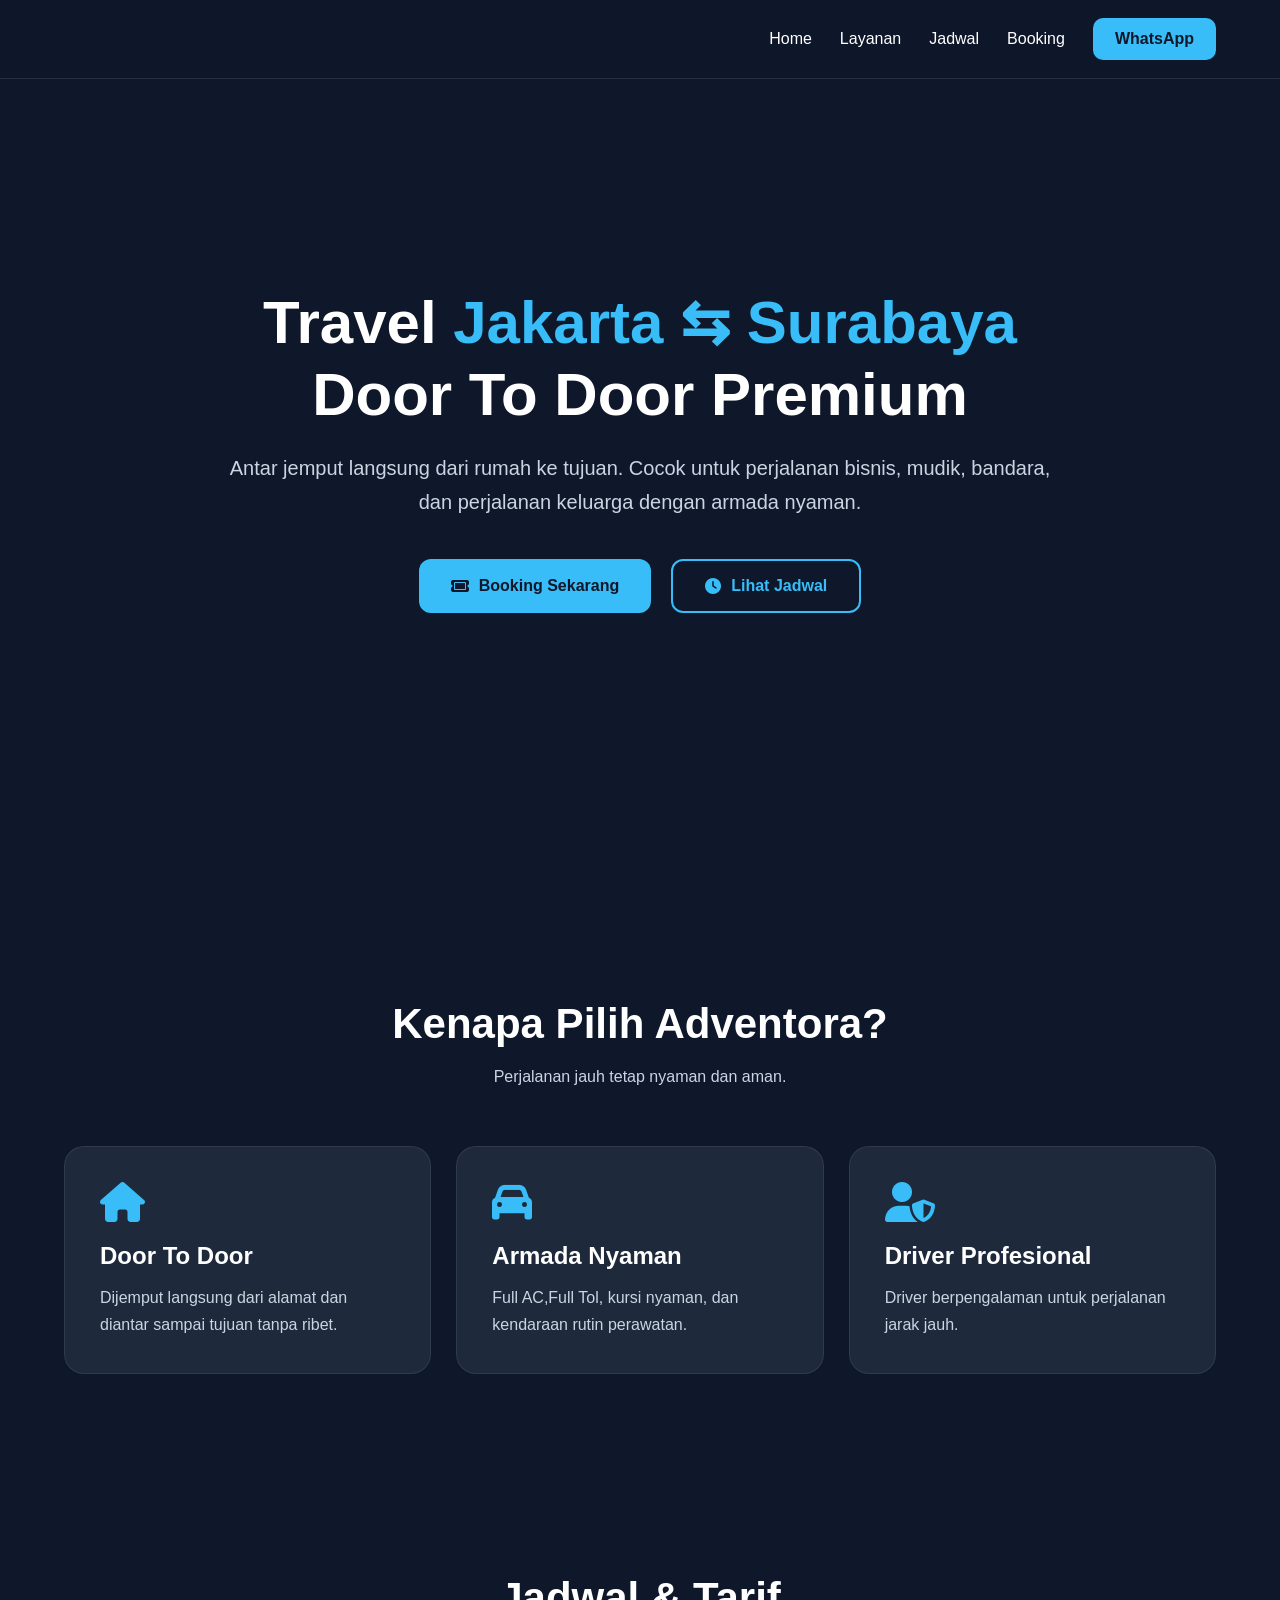
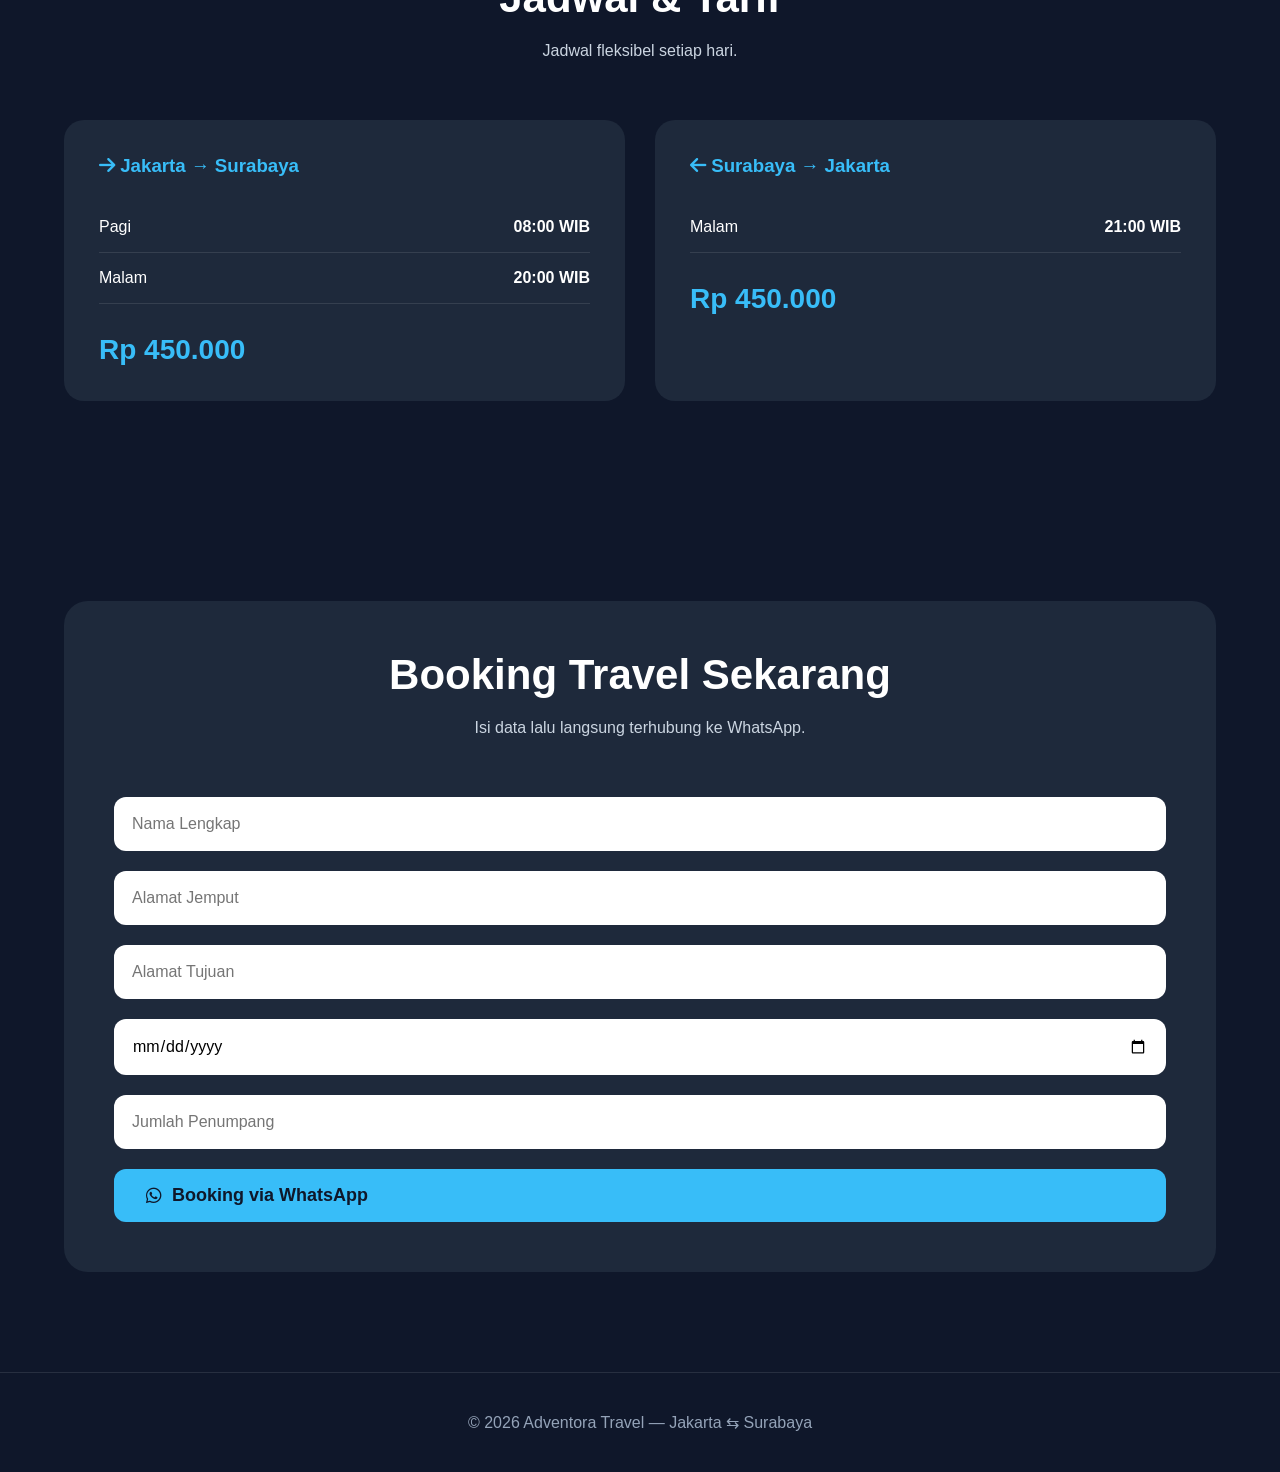
<file: Jakarta-Surabaya.html>
<!doctype html>
<html lang="id">
<head>
  <meta charset="utf-8">
  <meta name="viewport" content="width=device-width, initial-scale=1">

  <title>Travel Jakarta ⇆ Surabaya | Antar Jemput Door to Door</title>

  <meta name="description" content="Travel Jakarta Surabaya door to door dengan armada nyaman dan driver profesional. Berangkat setiap hari, booking cepat via WhatsApp.">
  <meta name="keywords" content="travel jakarta surabaya, travel surabaya jakarta, travel door to door jakarta surabaya">
  <meta name="robots" content="index, follow">

  <link rel="icon" type="image/png" href="image/logo.png">

  <!-- FONT AWESOME -->
  <link rel="stylesheet"
  href="https://cdnjs.cloudflare.com/ajax/libs/font-awesome/6.5.1/css/all.min.css"/>

  <style>

    *{
      margin:0;
      padding:0;
      box-sizing:border-box;
      scroll-behavior:smooth;
      font-family:Arial, sans-serif;
    }

    body{
      background:#0f172a;
      color:white;
      overflow-x:hidden;
    }

    a{
      text-decoration:none;
      color:inherit;
    }

    .container{
      width:90%;
      max-width:1200px;
      margin:auto;
    }

    /* NAVBAR */

    .navbar{
      position:fixed;
      top:0;
      width:100%;
      z-index:999;
      background:rgba(15,23,42,0.9);
      backdrop-filter:blur(10px);
      border-bottom:1px solid rgba(255,255,255,0.1);
    }

    .nav-inner{
      display:flex;
      justify-content:space-between;
      align-items:center;
      padding:18px 0;
    }

    .brand{
      font-size:28px;
      font-weight:bold;
      color:#38bdf8;
    }

    .nav-links{
      display:flex;
      gap:28px;
      align-items:center;
    }

    .nav-links a{
      transition:.3s;
    }

    .nav-links a:hover{
      color:#38bdf8;
    }

    .cta-nav{
      background:#38bdf8;
      padding:12px 22px;
      border-radius:10px;
      color:#0f172a;
      font-weight:bold;
    }

    .nav-toggle{
      display:none;
      background:none;
      border:none;
      color:white;
      font-size:28px;
      cursor:pointer;
    }

    /* HERO */

    .hero{
      min-height:100vh;
      display:flex;
      align-items:center;
      text-align:center;
      background:
      linear-gradient(rgba(15,23,42,.85), rgba(15,23,42,.9)),
      url('https://images.unsplash.com/photo-1514565131-fce0801e5785?q=80&w=1600&auto=format&fit=crop') center/cover;
    }

    .hero-content{
      width:100%;
    }

    .hero h1{
      font-size:60px;
      margin-bottom:20px;
      line-height:1.2;
    }

    .hero h1 span{
      color:#38bdf8;
    }

    .hero p{
      font-size:20px;
      max-width:850px;
      margin:auto;
      color:#cbd5e1;
      line-height:1.7;
    }

    .hero-buttons{
      margin-top:40px;
      display:flex;
      justify-content:center;
      gap:20px;
      flex-wrap:wrap;
    }

    .btn{
      padding:16px 32px;
      border-radius:12px;
      font-weight:bold;
      transition:.3s;
      display:inline-flex;
      align-items:center;
      gap:10px;
    }

    .btn-primary{
      background:#38bdf8;
      color:#0f172a;
    }

    .btn-primary:hover{
      transform:translateY(-4px);
    }

    .btn-outline{
      border:2px solid #38bdf8;
      color:#38bdf8;
    }

    .btn-outline:hover{
      background:#38bdf8;
      color:#0f172a;
    }

    /* SECTION */

    section{
      padding:100px 0;
    }

    .section-title{
      text-align:center;
      font-size:42px;
      margin-bottom:20px;
    }

    .section-sub{
      text-align:center;
      color:#cbd5e1;
      margin-bottom:60px;
    }

    /* CARDS */

    .grid{
      display:grid;
      grid-template-columns:repeat(auto-fit,minmax(260px,1fr));
      gap:25px;
    }

    .card{
      background:#1e293b;
      padding:35px;
      border-radius:20px;
      border:1px solid rgba(255,255,255,0.08);
      transition:.3s;
    }

    .card:hover{
      transform:translateY(-6px);
    }

    .card i{
      font-size:40px;
      color:#38bdf8;
      margin-bottom:20px;
    }

    .card h3{
      margin-bottom:14px;
      font-size:24px;
    }

    .card p{
      color:#cbd5e1;
      line-height:1.7;
    }

    /* JADWAL */

    .schedule{
      display:grid;
      grid-template-columns:repeat(auto-fit,minmax(320px,1fr));
      gap:30px;
    }

    .schedule-box{
      background:#1e293b;
      padding:35px;
      border-radius:20px;
    }

    .schedule-box h3{
      margin-bottom:25px;
      color:#38bdf8;
    }

    .schedule-item{
      display:flex;
      justify-content:space-between;
      padding:16px 0;
      border-bottom:1px solid rgba(255,255,255,0.1);
    }

    .price{
      margin-top:30px;
      font-size:28px;
      color:#38bdf8;
      font-weight:bold;
    }

    /* FORM */

    .booking{
      background:#1e293b;
      border-radius:24px;
      padding:50px;
    }

    form{
      display:grid;
      gap:20px;
    }

    input{
      padding:18px;
      border:none;
      border-radius:12px;
      font-size:16px;
      outline:none;
    }

    button{
      border:none;
      cursor:pointer;
      font-size:18px;
    }

    /* FOOTER */

    footer{
      padding:40px 0;
      text-align:center;
      border-top:1px solid rgba(255,255,255,0.1);
      color:#94a3b8;
    }

    /* MOBILE */

    @media(max-width:992px){

      .nav-toggle{
        display:block;
      }

      .nav-links{
        position:absolute;
        top:100%;
        left:0;
        width:100%;
        background:#0f172a;
        flex-direction:column;
        padding:30px;
        display:none;
      }

      .nav-links.active{
        display:flex;
      }

      .hero h1{
        font-size:42px;
      }

      .hero p{
        font-size:18px;
      }

    }

  </style>
</head>

<body>

<header class="navbar">
  <div class="container nav-inner">

    <a href="#" class="brand"></a>

    <nav class="nav-links" id="navLinks">
      <a href="#home" class="nav-item">Home</a>
      <a href="#layanan" class="nav-item">Layanan</a>
      <a href="#jadwal" class="nav-item">Jadwal</a>
      <a href="#booking" class="nav-item">Booking</a>
      <a href="https://wa.me/6281217241263" class="cta-nav">WhatsApp</a>
    </nav>

    <button class="nav-toggle" id="navToggle">
      <i class="fas fa-bars"></i>
    </button>

  </div>
</header>

<!-- HERO -->

<section class="hero" id="home">
  <div class="container hero-content">

    <h1>
      Travel <span>Jakarta ⇆ Surabaya</span><br>
      Door To Door Premium
    </h1>

    <p>
      Antar jemput langsung dari rumah ke tujuan.
      Cocok untuk perjalanan bisnis, mudik, bandara,
      dan perjalanan keluarga dengan armada nyaman.
    </p>

    <div class="hero-buttons">
      <a href="#booking" class="btn btn-primary">
        <i class="fas fa-ticket"></i>
        Booking Sekarang
      </a>

      <a href="#jadwal" class="btn btn-outline">
        <i class="fas fa-clock"></i>
        Lihat Jadwal
      </a>
    </div>

  </div>
</section>

<!-- LAYANAN -->

<section id="layanan">
  <div class="container">

    <h2 class="section-title">
      Kenapa Pilih Adventora?
    </h2>

    <p class="section-sub">
      Perjalanan jauh tetap nyaman dan aman.
    </p>

    <div class="grid">

      <div class="card">
        <i class="fas fa-house"></i>
        <h3>Door To Door</h3>
        <p>
          Dijemput langsung dari alamat dan diantar sampai tujuan tanpa ribet.
        </p>
      </div>

      <div class="card">
        <i class="fas fa-car"></i>
        <h3>Armada Nyaman</h3>
        <p>
          Full AC,Full Tol, kursi nyaman, dan kendaraan rutin perawatan.
        </p>
      </div>

      <div class="card">
        <i class="fas fa-user-shield"></i>
        <h3>Driver Profesional</h3>
        <p>
          Driver berpengalaman untuk perjalanan jarak jauh.
        </p>
      </div>

    </div>

  </div>
</section>

<!-- JADWAL -->

<section id="jadwal">

  <div class="container">

    <h2 class="section-title">
      Jadwal & Tarif
    </h2>

    <p class="section-sub">
      Jadwal fleksibel setiap hari.
    </p>

    <div class="schedule">

      <div class="schedule-box">

        <h3>
          <i class="fas fa-arrow-right"></i>
          Jakarta → Surabaya
        </h3>

        <div class="schedule-item">
          <span>Pagi</span>
          <strong>08:00 WIB</strong>
        </div>

        <div class="schedule-item">
          <span>Malam</span>
          <strong>20:00 WIB</strong>
        </div>

        <div class="price">
          Rp 450.000
        </div>

      </div>

      <div class="schedule-box">

        <h3>
          <i class="fas fa-arrow-left"></i>
          Surabaya → Jakarta
        </h3>
        <div class="schedule-item">
          <span>Malam</span>
          <strong>21:00 WIB</strong>
        </div>

        <div class="price">
          Rp 450.000
        </div>

      </div>

    </div>

  </div>

</section>

<!-- BOOKING -->

<section id="booking">

  <div class="container">

    <div class="booking">

      <h2 class="section-title">
        Booking Travel Sekarang
      </h2>

      <p class="section-sub">
        Isi data lalu langsung terhubung ke WhatsApp.
      </p>

      <form id="bookingForm">

        <input type="text" id="nama" placeholder="Nama Lengkap" required>

        <input type="text" id="jemput" placeholder="Alamat Jemput" required>

        <input type="text" id="tujuan" placeholder="Alamat Tujuan" required>

        <input type="date" id="tanggal" required>

        <input type="number" id="penumpang" placeholder="Jumlah Penumpang" min="1" required>

        <button class="btn btn-primary" type="submit">
          <i class="fab fa-whatsapp"></i>
          Booking via WhatsApp
        </button>

      </form>

    </div>

  </div>

</section>

<footer>
  <div class="container">
    © 2026 Adventora Travel — Jakarta ⇆ Surabaya
  </div>
</footer>

<script>

  // MOBILE MENU

  const navToggle = document.getElementById('navToggle');
  const navLinks = document.getElementById('navLinks');

  navToggle.addEventListener('click', () => {

    navLinks.classList.toggle('active');

    const icon = navToggle.querySelector('i');

    icon.classList.toggle('fa-bars');
    icon.classList.toggle('fa-times');

  });

  // AUTO CLOSE MENU

  document.querySelectorAll('.nav-item').forEach(link => {

    link.addEventListener('click', () => {

      navLinks.classList.remove('active');

      const icon = navToggle.querySelector('i');

      icon.classList.add('fa-bars');
      icon.classList.remove('fa-times');

    });

  });

  // CLOSE CLICK OUTSIDE

  document.addEventListener('click', (e) => {

    const isMenu = navLinks.contains(e.target);
    const isButton = navToggle.contains(e.target);

    if (!isMenu && !isButton) {

      navLinks.classList.remove('active');

      const icon = navToggle.querySelector('i');

      icon.classList.add('fa-bars');
      icon.classList.remove('fa-times');

    }

  });

  // FORM WA

  const form = document.getElementById('bookingForm');

  form.addEventListener('submit', (e) => {

    e.preventDefault();

    const nama = document.getElementById('nama').value;
    const jemput = document.getElementById('jemput').value;
    const tujuan = document.getElementById('tujuan').value;
    const tanggal = document.getElementById('tanggal').value;
    const penumpang = document.getElementById('penumpang').value;

    let pesan = `Halo Adventora, saya ingin booking travel rute Jakarta.%0A%0A`;

    pesan += `Nama: ${nama}%0A`;
    pesan += `Alamat Jemput: ${jemput}%0A`;
    pesan += `Alamat Tujuan: ${tujuan}%0A`;
    pesan += `Tanggal: ${tanggal}%0A`;
    pesan += `Penumpang: ${penumpang} orang`;

    window.open(`https://wa.me/6281217241263?text=${pesan}`);

  });

</script>

</body>
</html>
</file>
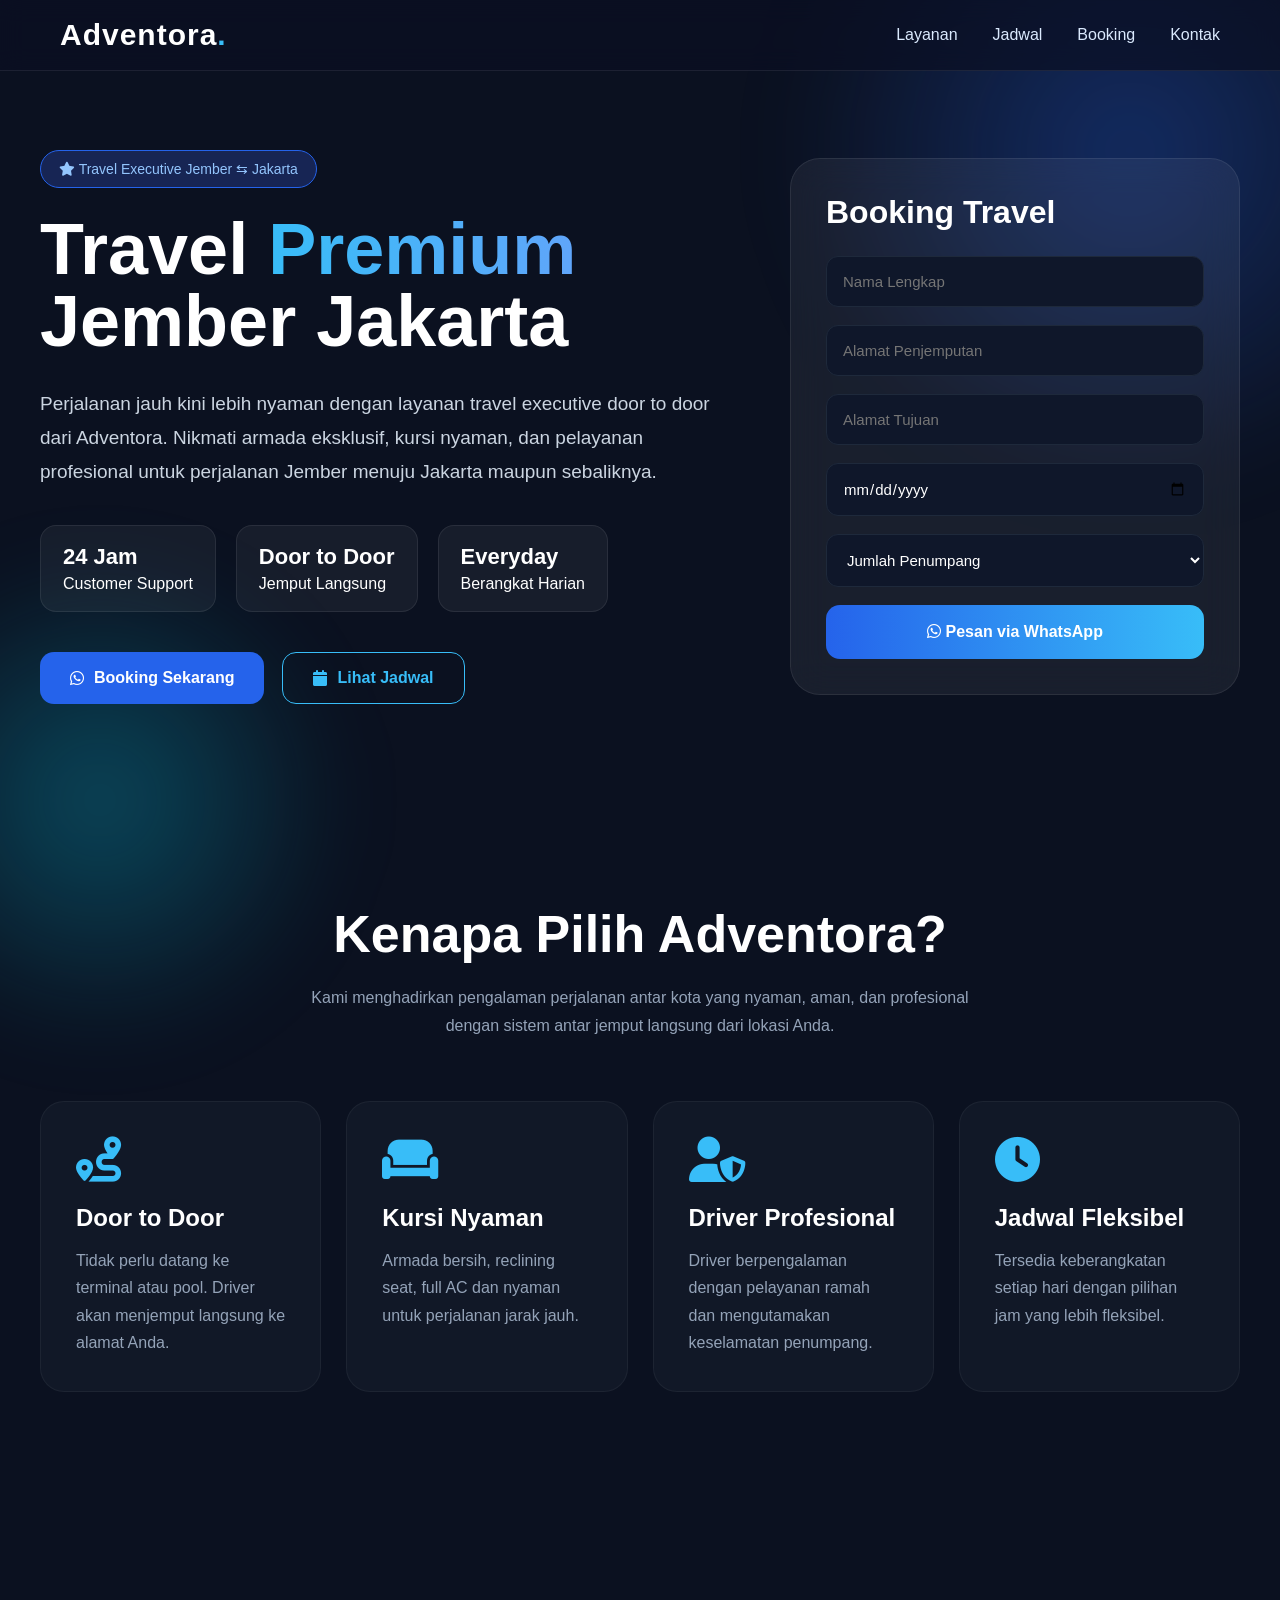
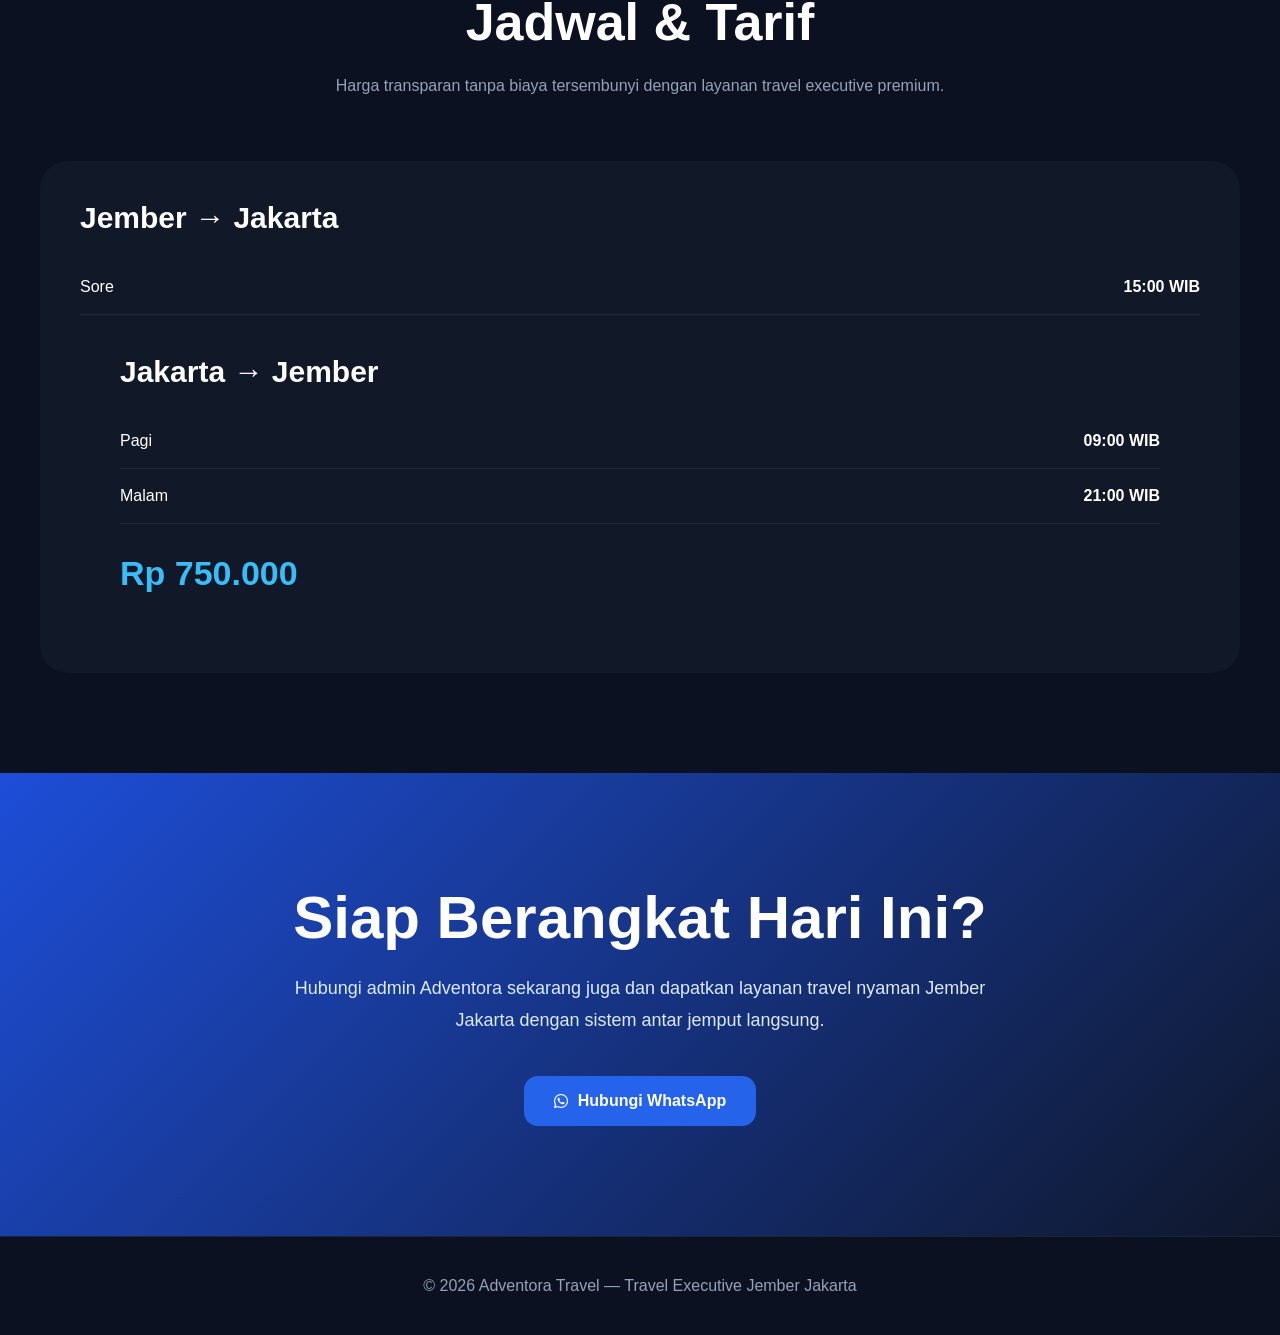
<file: jember-jakarta.html>
<!DOCTYPE html>
<html lang="id">
<head>
<meta charset="UTF-8">
<meta name="viewport" content="width=device-width, initial-scale=1.0">

<title>Travel Jember Jakarta Executive | Adventora</title>

<meta name="description" content="Travel executive Jember Jakarta dengan sistem antar jemput alamat, kursi nyaman, armada premium dan pelayanan profesional.">

<link rel="stylesheet" href="https://cdnjs.cloudflare.com/ajax/libs/font-awesome/6.5.2/css/all.min.css">

<style>

*{
margin:0;
padding:0;
box-sizing:border-box;
font-family:'Segoe UI',sans-serif;
scroll-behavior:smooth;
}

body{
background:#0b1120;
color:white;
overflow-x:hidden;
}

/* BACKGROUND EFFECT */

.bg-glow{
position:fixed;
width:700px;
height:700px;
background:radial-gradient(circle,#2563eb55 0%,transparent 70%);
top:-200px;
right:-200px;
z-index:-1;
filter:blur(40px);
}

.bg-glow2{
position:fixed;
width:500px;
height:500px;
background:radial-gradient(circle,#06b6d455 0%,transparent 70%);
bottom:-150px;
left:-150px;
z-index:-1;
filter:blur(40px);
}

/* NAVBAR */

header{
position:fixed;
top:0;
left:0;
width:100%;
z-index:999;
background:rgba(10,15,35,0.7);
backdrop-filter:blur(12px);
border-bottom:1px solid rgba(255,255,255,0.08);
}

.navbar{
max-width:1200px;
margin:auto;
padding:18px 20px;
display:flex;
justify-content:space-between;
align-items:center;
}

.logo{
font-size:30px;
font-weight:800;
text-decoration:none;
color:white;
letter-spacing:1px;
}

.logo span{
color:#38bdf8;
}

.nav-links{
display:flex;
gap:35px;
}

.nav-links a{
color:#dbeafe;
text-decoration:none;
font-weight:500;
position:relative;
}

.nav-links a::after{
content:'';
position:absolute;
bottom:-6px;
left:0;
width:0;
height:2px;
background:#38bdf8;
transition:0.3s;
}

.nav-links a:hover::after{
width:100%;
}

.nav-toggle{
display:none;
font-size:28px;
cursor:pointer;
}

/* HERO */

.hero{
padding:150px 20px 100px;
}

.hero-wrap{
max-width:1200px;
margin:auto;
display:grid;
grid-template-columns:1fr 450px;
gap:60px;
align-items:center;
}

.badge{
display:inline-block;
padding:10px 18px;
background:#172554;
border:1px solid #2563eb;
border-radius:999px;
font-size:14px;
margin-bottom:25px;
color:#93c5fd;
}

.hero h1{
font-size:72px;
line-height:1;
margin-bottom:30px;
font-weight:900;
}

.hero h1 span{
background:linear-gradient(to right,#38bdf8,#60a5fa);
-webkit-background-clip:text;
-webkit-text-fill-color:transparent;
}

.hero p{
font-size:19px;
color:#cbd5e1;
max-width:700px;
margin-bottom:35px;
line-height:1.8;
}

.hero-stats{
display:flex;
gap:20px;
flex-wrap:wrap;
margin-bottom:40px;
}

.stat{
padding:18px 22px;
background:rgba(255,255,255,0.05);
border:1px solid rgba(255,255,255,0.08);
border-radius:16px;
}

.stat strong{
display:block;
font-size:22px;
margin-bottom:5px;
}

.hero-buttons{
display:flex;
gap:18px;
flex-wrap:wrap;
}

.btn{
padding:16px 30px;
border-radius:14px;
font-weight:700;
text-decoration:none;
transition:0.3s;
display:inline-flex;
align-items:center;
gap:10px;
}

.btn-primary{
background:#2563eb;
color:white;
}

.btn-primary:hover{
transform:translateY(-4px);
box-shadow:0 10px 30px rgba(37,99,235,0.4);
}

.btn-outline{
border:1px solid #38bdf8;
color:#38bdf8;
}

.btn-outline:hover{
background:#38bdf8;
color:#0f172a;
}

/* BOOKING CARD */

.booking-box{
background:rgba(255,255,255,0.06);
backdrop-filter:blur(18px);
padding:35px;
border-radius:30px;
border:1px solid rgba(255,255,255,0.08);
}

.booking-box h2{
font-size:32px;
margin-bottom:25px;
}

.input-group{
margin-bottom:18px;
}

.input-group input,
.input-group select{
width:100%;
padding:16px;
background:#0f172a;
border:1px solid #1e293b;
border-radius:12px;
color:white;
font-size:15px;
outline:none;
}

.input-group input:focus,
.input-group select:focus{
border-color:#38bdf8;
}

.submit-btn{
width:100%;
padding:18px;
background:linear-gradient(to right,#2563eb,#38bdf8);
border:none;
border-radius:14px;
color:white;
font-size:16px;
font-weight:700;
cursor:pointer;
transition:0.3s;
}

.submit-btn:hover{
transform:translateY(-3px);
}

/* SECTION */

.section{
padding:100px 20px;
}

.container{
max-width:1200px;
margin:auto;
}

.section-title{
font-size:52px;
text-align:center;
margin-bottom:20px;
}

.section-desc{
text-align:center;
max-width:700px;
margin:auto;
color:#94a3b8;
margin-bottom:60px;
line-height:1.8;
}

/* CARDS */

.feature-grid{
display:grid;
grid-template-columns:repeat(auto-fit,minmax(260px,1fr));
gap:25px;
}

.feature-card{
background:#111827;
padding:35px;
border-radius:24px;
border:1px solid rgba(255,255,255,0.05);
transition:0.3s;
}

.feature-card:hover{
transform:translateY(-8px);
border-color:#2563eb;
}

.feature-card i{
font-size:45px;
margin-bottom:22px;
color:#38bdf8;
}

.feature-card h3{
margin-bottom:15px;
font-size:24px;
}

.feature-card p{
color:#94a3b8;
line-height:1.7;
}

/* SCHEDULE */

.schedule-wrap{
display:grid;
grid-template-columns:repeat(auto-fit,minmax(340px,1fr));
gap:30px;
}

.schedule-card{
background:#111827;
padding:40px;
border-radius:28px;
}

.schedule-card h3{
font-size:30px;
margin-bottom:25px;
}

.schedule-item{
display:flex;
justify-content:space-between;
padding:18px 0;
border-bottom:1px solid rgba(255,255,255,0.08);
}

.price{
margin-top:30px;
font-size:34px;
font-weight:800;
color:#38bdf8;
}

/* CTA */

.cta{
padding:110px 20px;
text-align:center;
background:linear-gradient(135deg,#1d4ed8,#0f172a);
}

.cta h2{
font-size:60px;
margin-bottom:20px;
}

.cta p{
max-width:700px;
margin:auto;
color:#dbeafe;
line-height:1.8;
margin-bottom:40px;
font-size:18px;
}

/* FOOTER */

footer{
padding:40px 20px;
text-align:center;
color:#94a3b8;
border-top:1px solid rgba(255,255,255,0.08);
}

/* MOBILE */

@media(max-width:992px){

.hero-wrap{
grid-template-columns:1fr;
}

.hero h1{
font-size:48px;
}

.nav-toggle{
display:block;
}

.nav-links{
position:absolute;
top:100%;
left:0;
width:100%;
background:#0f172a;
flex-direction:column;
padding:25px;
display:none;
}

.nav-links.active{
display:flex;
}

}

</style>
</head>

<body>

<div class="bg-glow"></div>
<div class="bg-glow2"></div>

<header>

<div class="navbar">

<a href="#" class="logo">
Adventora<span>.</span>
</a>

<div class="nav-links" id="navLinks">
<a href="#layanan">Layanan</a>
<a href="#jadwal">Jadwal</a>
<a href="#booking">Booking</a>
<a href="#kontak">Kontak</a>
</div>

<div class="nav-toggle" id="navToggle">
<i class="fas fa-bars"></i>
</div>

</div>

</header>

<section class="hero">

<div class="hero-wrap">

<div>

<div class="badge">
<i class="fas fa-star"></i>
Travel Executive Jember ⇆ Jakarta
</div>

<h1>
Travel <span>Premium</span><br>
Jember Jakarta
</h1>

<p>
Perjalanan jauh kini lebih nyaman dengan layanan travel executive door to door dari Adventora. Nikmati armada eksklusif, kursi nyaman, dan pelayanan profesional untuk perjalanan Jember menuju Jakarta maupun sebaliknya.
</p>

<div class="hero-stats">

<div class="stat">
<strong>24 Jam</strong>
Customer Support
</div>

<div class="stat">
<strong>Door to Door</strong>
Jemput Langsung
</div>

<div class="stat">
<strong>Everyday</strong>
Berangkat Harian
</div>

</div>

<div class="hero-buttons">

<a href="#booking" class="btn btn-primary">
<i class="fab fa-whatsapp"></i>
Booking Sekarang
</a>

<a href="#jadwal" class="btn btn-outline">
<i class="fas fa-calendar"></i>
Lihat Jadwal
</a>

</div>

</div>

<div class="booking-box" id="booking">

<h2>Booking Travel</h2>

<form id="bookingForm">

<div class="input-group">
<input type="text" id="nama" placeholder="Nama Lengkap" required>
</div>

<div class="input-group">
<input type="text" id="alamat" placeholder="Alamat Penjemputan" required>
</div>

<div class="input-group">
<input type="text" id="tujuan" placeholder="Alamat Tujuan" required>
</div>

<div class="input-group">
<input type="date" id="tanggal" required>
</div>

<div class="input-group">
<select id="seat" required>
<option value="">Jumlah Penumpang</option>
<option>1 Orang</option>
<option>2 Orang</option>
<option>3 Orang</option>
<option>4 Orang</option>
</select>
</div>

<button type="submit" class="submit-btn">
<i class="fab fa-whatsapp"></i>
Pesan via WhatsApp
</button>

</form>

</div>

</div>

</section>

<section class="section" id="layanan">

<div class="container">

<h2 class="section-title">
Kenapa Pilih Adventora?
</h2>

<p class="section-desc">
Kami menghadirkan pengalaman perjalanan antar kota yang nyaman, aman, dan profesional dengan sistem antar jemput langsung dari lokasi Anda.
</p>

<div class="feature-grid">

<div class="feature-card">
<i class="fas fa-route"></i>
<h3>Door to Door</h3>
<p>
Tidak perlu datang ke terminal atau pool. Driver akan menjemput langsung ke alamat Anda.
</p>
</div>

<div class="feature-card">
<i class="fas fa-couch"></i>
<h3>Kursi Nyaman</h3>
<p>
Armada bersih, reclining seat, full AC dan nyaman untuk perjalanan jarak jauh.
</p>
</div>

<div class="feature-card">
<i class="fas fa-user-shield"></i>
<h3>Driver Profesional</h3>
<p>
Driver berpengalaman dengan pelayanan ramah dan mengutamakan keselamatan penumpang.
</p>
</div>

<div class="feature-card">
<i class="fas fa-clock"></i>
<h3>Jadwal Fleksibel</h3>
<p>
Tersedia keberangkatan setiap hari dengan pilihan jam yang lebih fleksibel.
</p>
</div>

</div>

</div>

</section>

<section class="section" id="jadwal">

<div class="container">

<h2 class="section-title">
Jadwal & Tarif
</h2>

<p class="section-desc">
Harga transparan tanpa biaya tersembunyi dengan layanan travel executive premium.
</p>

<div class="schedule-wrap">

<div class="schedule-card">

<h3>Jember → Jakarta</h3>

<div class="schedule-item">
<span>Sore</span>
<strong>15:00 WIB</strong>
</div>


<div class="schedule-card">

<h3>Jakarta → Jember</h3>

<div class="schedule-item">
<span>Pagi</span>
<strong>09:00 WIB</strong>
</div>

<div class="schedule-item">
<span>Malam</span>
<strong>21:00 WIB</strong>
</div>

<div class="price">
Rp 750.000
</div>

</div>

</div>

</div>

</section>

<section class="cta" id="kontak">

<h2>
Siap Berangkat Hari Ini?
</h2>

<p>
Hubungi admin Adventora sekarang juga dan dapatkan layanan travel nyaman Jember Jakarta dengan sistem antar jemput langsung.
</p>

<a href="https://wa.me/6281217241263" target="_blank" class="btn btn-primary">
<i class="fab fa-whatsapp"></i>
Hubungi WhatsApp
</a>

</section>

<footer>
© 2026 Adventora Travel — Travel Executive Jember Jakarta
</footer>

<script>

const navToggle = document.getElementById('navToggle');
const navLinks = document.getElementById('navLinks');

navToggle.addEventListener('click',()=>{

navLinks.classList.toggle('active');

const icon = navToggle.querySelector('i');

if(navLinks.classList.contains('active')){
icon.classList.replace('fa-bars','fa-times');
}else{
icon.classList.replace('fa-times','fa-bars');
}

});

document.addEventListener('click',(e)=>{

const isMenu = navLinks.contains(e.target);
const isButton = navToggle.contains(e.target);

if(!isMenu && !isButton){

navLinks.classList.remove('active');

const icon = navToggle.querySelector('i');

icon.classList.add('fa-bars');
icon.classList.remove('fa-times');

}

});

document.querySelectorAll('.nav-links a').forEach(link=>{

link.addEventListener('click',()=>{

navLinks.classList.remove('active');

const icon = navToggle.querySelector('i');

icon.classList.add('fa-bars');
icon.classList.remove('fa-times');

});

});

document.getElementById('bookingForm').addEventListener('submit',function(e){

e.preventDefault();

const nama = document.getElementById('nama').value;
const alamat = document.getElementById('alamat').value;
const tujuan = document.getElementById('tujuan').value;
const tanggal = document.getElementById('tanggal').value;
const seat = document.getElementById('seat').value;

let pesan = `Halo Adventora Travel,%0A%0ASaya ingin booking travel Jember ⇆ Jakarta.%0A%0A`;
pesan += `Nama: ${nama}%0A`;
pesan += `Alamat Jemput: ${alamat}%0A`;
pesan += `Alamat Tujuan: ${tujuan}%0A`;
pesan += `Tanggal: ${tanggal}%0A`;
pesan += `Jumlah Penumpang: ${seat}%0A`;

window.open(`https://wa.me/6281217241263?text=${pesan}`,'_blank');

});

</script>

</body>
</html>
</file>
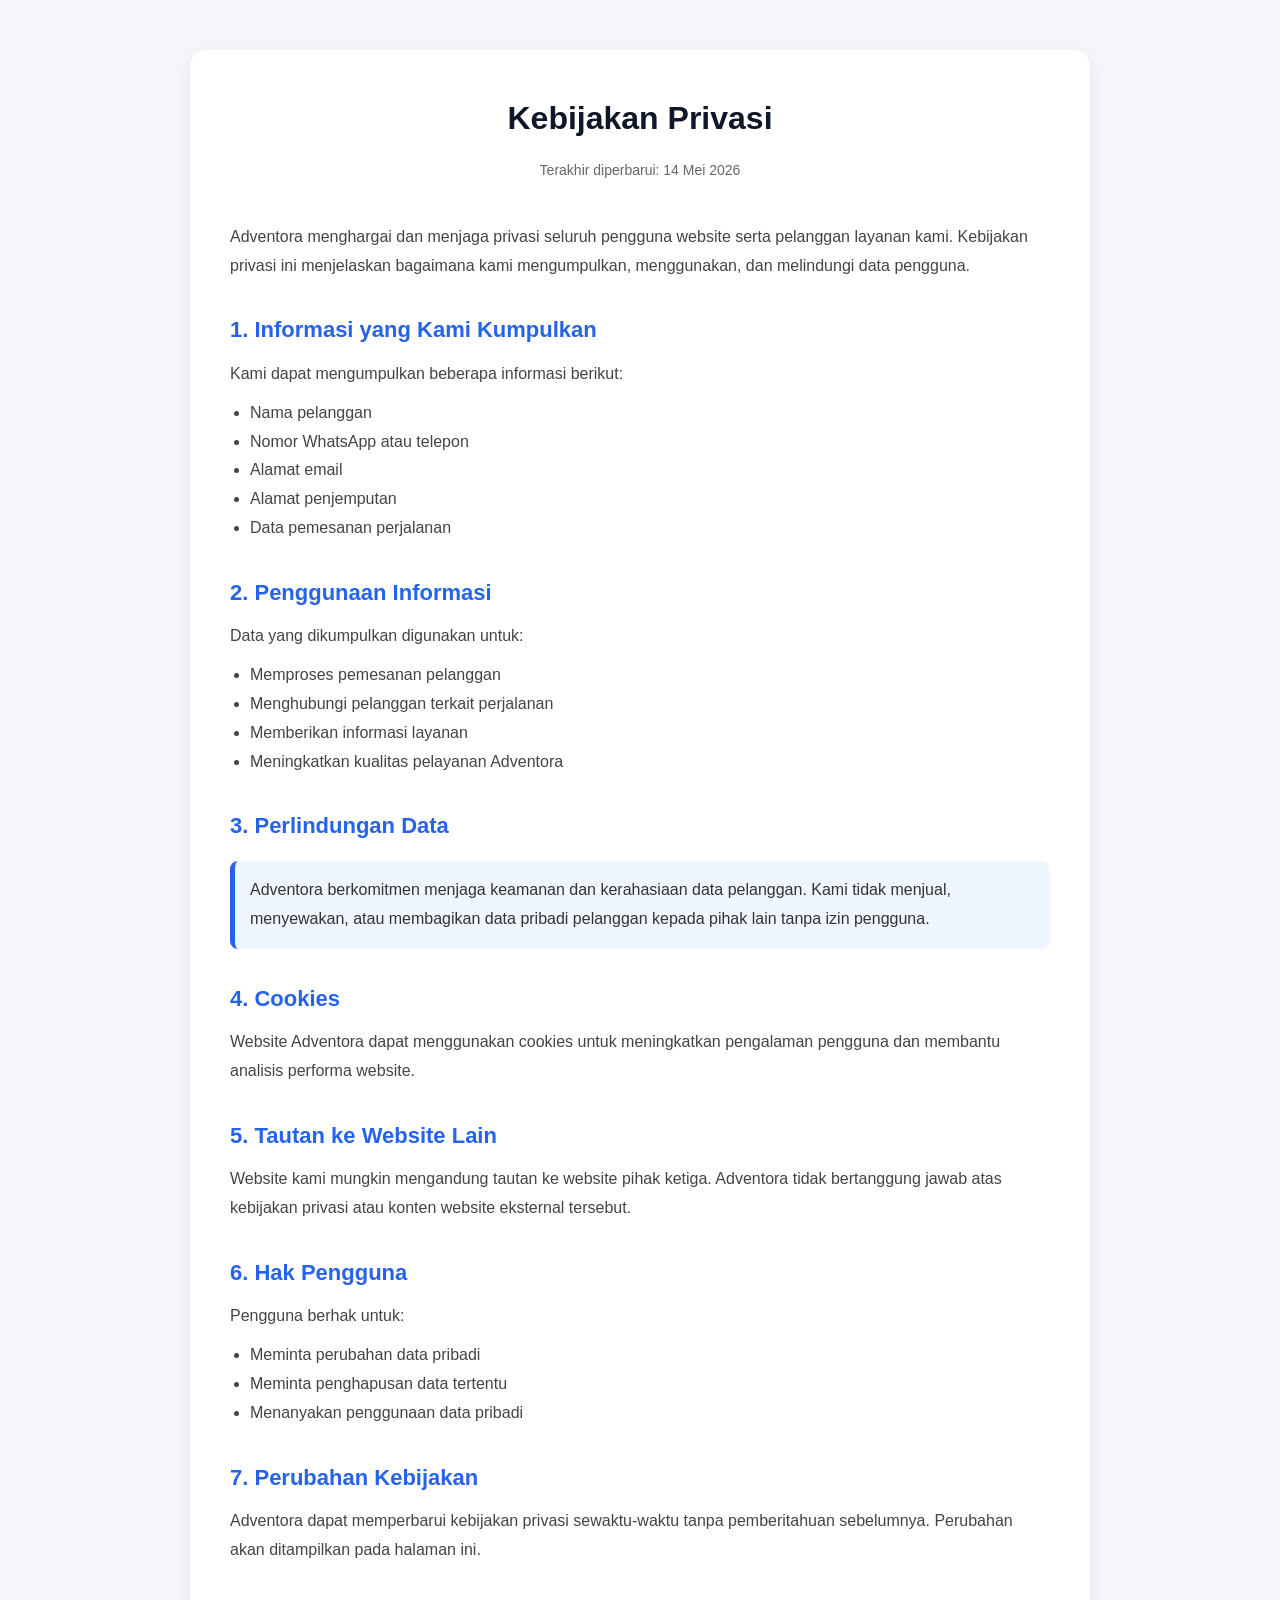
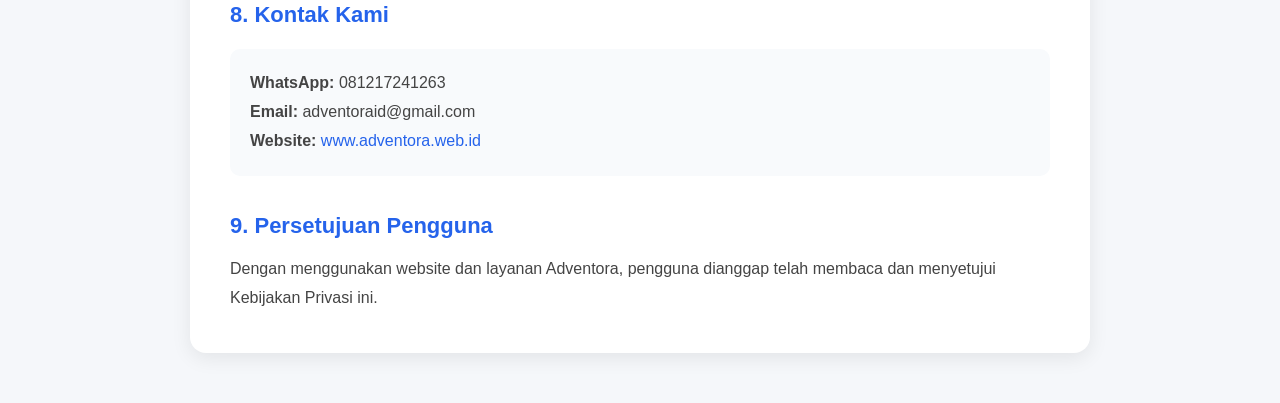
<file: kebijakan.html>
<!DOCTYPE html>
<html lang="id">
<head>
  <meta charset="UTF-8" />
  <meta name="viewport" content="width=device-width, initial-scale=1.0"/>
  <title>Kebijakan Privasi | Adventora</title>

  <style>
    *{
      margin:0;
      padding:0;
      box-sizing:border-box;
      font-family:Arial, sans-serif;
    }

    body{
      background:#f5f7fa;
      color:#333;
      line-height:1.8;
    }

    .container{
      max-width:900px;
      margin:50px auto;
      background:#fff;
      padding:40px;
      border-radius:16px;
      box-shadow:0 5px 20px rgba(0,0,0,0.08);
    }

    h1{
      text-align:center;
      margin-bottom:10px;
      color:#0f172a;
    }

    .update{
      text-align:center;
      color:#666;
      margin-bottom:40px;
      font-size:14px;
    }

    h2{
      margin-top:30px;
      margin-bottom:10px;
      color:#2563eb;
      font-size:22px;
    }

    p, li{
      font-size:16px;
      color:#444;
    }

    ul{
      margin-left:20px;
      margin-top:10px;
    }

    .highlight{
      background:#eff6ff;
      padding:15px;
      border-left:5px solid #2563eb;
      border-radius:8px;
      margin-top:15px;
    }

    .contact{
      background:#f8fafc;
      padding:20px;
      border-radius:10px;
      margin-top:15px;
    }

    a{
      color:#2563eb;
      text-decoration:none;
    }

    a:hover{
      text-decoration:underline;
    }

    @media(max-width:768px){
      .container{
        margin:20px;
        padding:25px;
      }

      h1{
        font-size:28px;
      }

      h2{
        font-size:20px;
      }
    }
  </style>
</head>

<body>

  <div class="container">

    <h1>Kebijakan Privasi</h1>
    <p class="update">Terakhir diperbarui: 14 Mei 2026</p>

    <p>
      Adventora menghargai dan menjaga privasi seluruh pengguna website
      serta pelanggan layanan kami. Kebijakan privasi ini menjelaskan
      bagaimana kami mengumpulkan, menggunakan, dan melindungi data pengguna.
    </p>

    <h2>1. Informasi yang Kami Kumpulkan</h2>

    <p>
      Kami dapat mengumpulkan beberapa informasi berikut:
    </p>

    <ul>
      <li>Nama pelanggan</li>
      <li>Nomor WhatsApp atau telepon</li>
      <li>Alamat email</li>
      <li>Alamat penjemputan</li>
      <li>Data pemesanan perjalanan</li>
    </ul>

    <h2>2. Penggunaan Informasi</h2>

    <p>
      Data yang dikumpulkan digunakan untuk:
    </p>

    <ul>
      <li>Memproses pemesanan pelanggan</li>
      <li>Menghubungi pelanggan terkait perjalanan</li>
      <li>Memberikan informasi layanan</li>
      <li>Meningkatkan kualitas pelayanan Adventora</li>
    </ul>

    <h2>3. Perlindungan Data</h2>

    <div class="highlight">
      Adventora berkomitmen menjaga keamanan dan kerahasiaan data pelanggan.
      Kami tidak menjual, menyewakan, atau membagikan data pribadi pelanggan
      kepada pihak lain tanpa izin pengguna.
    </div>

    <h2>4. Cookies</h2>

    <p>
      Website Adventora dapat menggunakan cookies untuk meningkatkan
      pengalaman pengguna dan membantu analisis performa website.
    </p>

    <h2>5. Tautan ke Website Lain</h2>

    <p>
      Website kami mungkin mengandung tautan ke website pihak ketiga.
      Adventora tidak bertanggung jawab atas kebijakan privasi atau
      konten website eksternal tersebut.
    </p>

    <h2>6. Hak Pengguna</h2>

    <p>
      Pengguna berhak untuk:
    </p>

    <ul>
      <li>Meminta perubahan data pribadi</li>
      <li>Meminta penghapusan data tertentu</li>
      <li>Menanyakan penggunaan data pribadi</li>
    </ul>

    <h2>7. Perubahan Kebijakan</h2>

    <p>
      Adventora dapat memperbarui kebijakan privasi sewaktu-waktu tanpa
      pemberitahuan sebelumnya. Perubahan akan ditampilkan pada halaman ini.
    </p>

    <h2>8. Kontak Kami</h2>

    <div class="contact">
      <p><strong>WhatsApp:</strong> 081217241263</p>
      <p><strong>Email:</strong> adventoraid@gmail.com</p>

      <p>
        <strong>Website:</strong>
        <a href="https://www.adventora.web.id" target="_blank">
          www.adventora.web.id
        </a>
      </p>
    </div>

    <h2>9. Persetujuan Pengguna</h2>

    <p>
      Dengan menggunakan website dan layanan Adventora, pengguna dianggap
      telah membaca dan menyetujui Kebijakan Privasi ini.
    </p>

  </div>

</body>
</html>
</file>
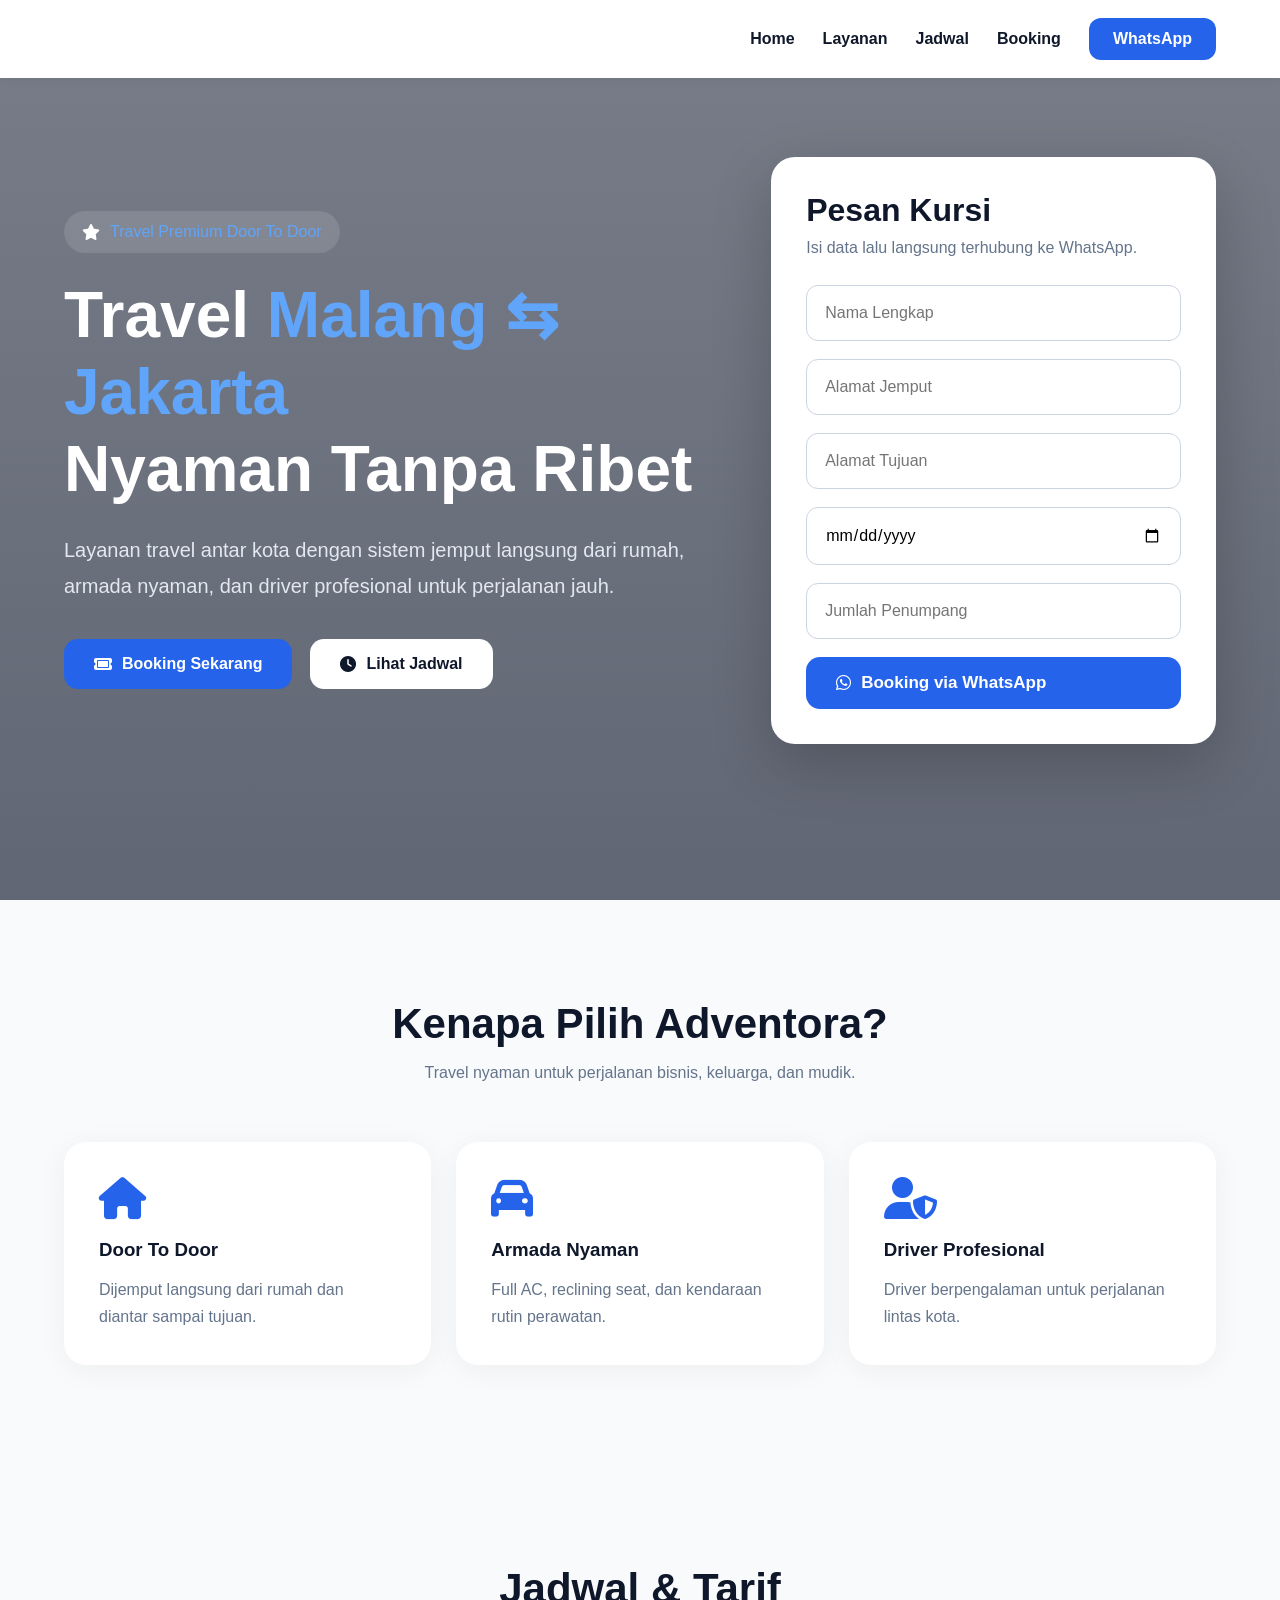
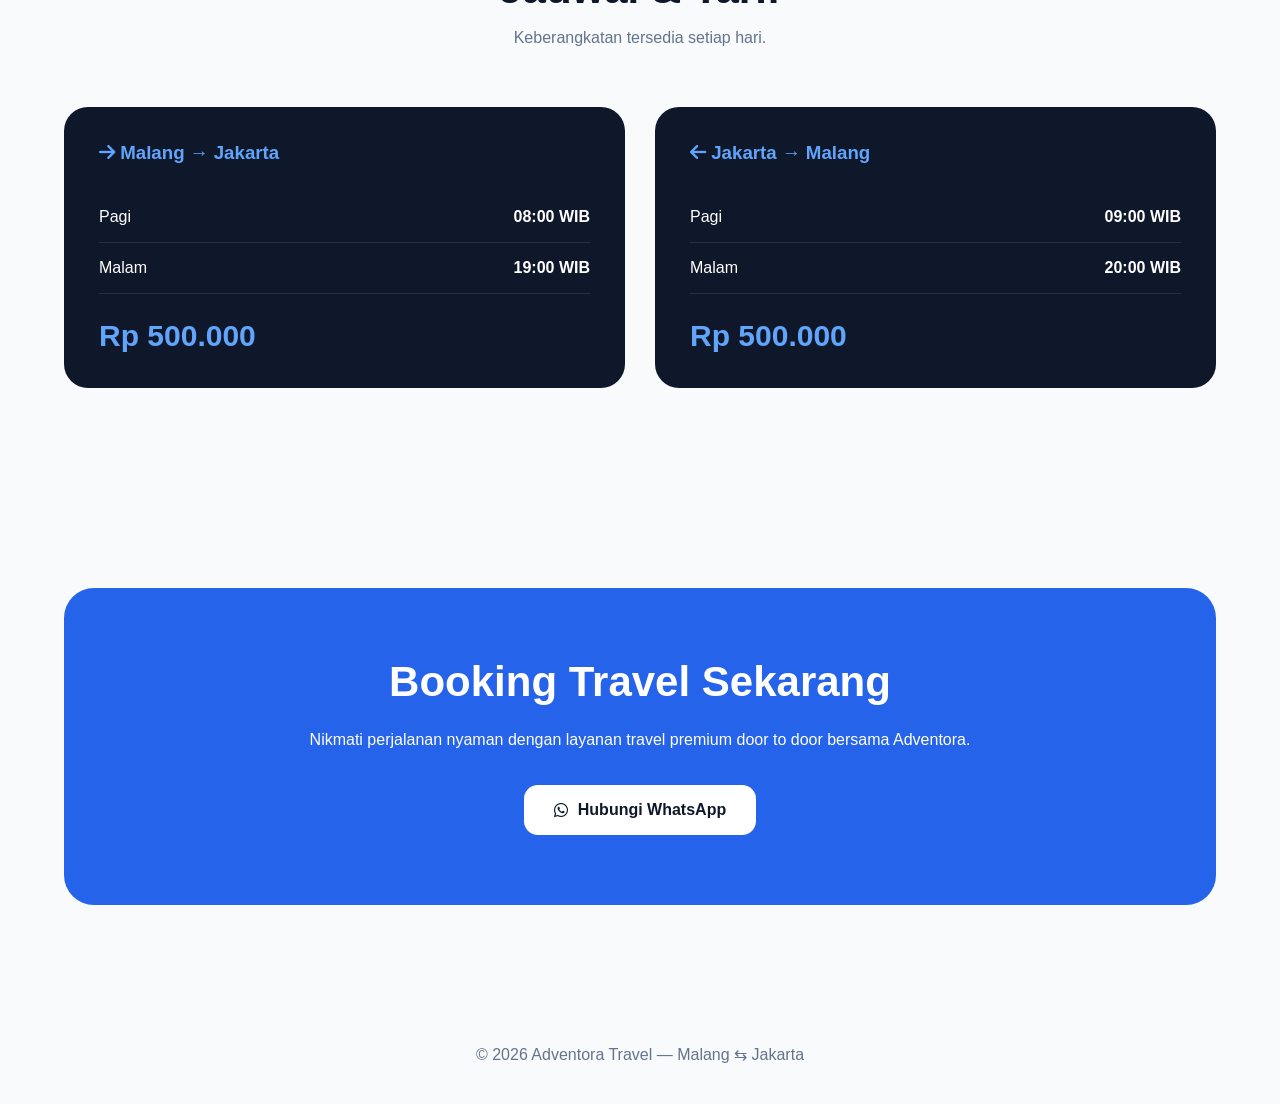
<file: malang-jakarta.html>
<!doctype html>
<html lang="id">
<head>
<meta charset="UTF-8">
<meta name="viewport" content="width=device-width, initial-scale=1.0">

<title>Travel Malang ⇆ Jakarta | Door To Door Premium</title>

<link rel="stylesheet"
href="https://cdnjs.cloudflare.com/ajax/libs/font-awesome/6.5.1/css/all.min.css"/>

<style>

*{
  margin:0;
  padding:0;
  box-sizing:border-box;
  font-family:Arial,sans-serif;
}

body{
  background:#f8fafc;
  color:#0f172a;
  overflow-x:hidden;
}

a{
  text-decoration:none;
  color:inherit;
}

.container{
  width:90%;
  max-width:1200px;
  margin:auto;
}

/* NAVBAR */

.navbar{
  position:fixed;
  width:100%;
  top:0;
  z-index:999;
  background:white;
  box-shadow:0 2px 10px rgba(0,0,0,.05);
}

.nav-inner{
  display:flex;
  justify-content:space-between;
  align-items:center;
  padding:18px 0;
}

.brand{
  font-size:30px;
  font-weight:bold;
  color:#2563eb;
}

.nav-links{
  display:flex;
  gap:28px;
  align-items:center;
}

.nav-links a{
  font-weight:600;
}

.nav-links a:hover{
  color:#2563eb;
}

.nav-btn{
  background:#2563eb;
  color:white;
  padding:12px 24px;
  border-radius:12px;
}

.nav-toggle{
  display:none;
  background:none;
  border:none;
  font-size:28px;
}

/* HERO */

.hero{
  min-height:100vh;
  display:flex;
  align-items:center;
  position:relative;
  background:
  linear-gradient(rgba(15,23,42,.55), rgba(15,23,42,.65)),
  url('https://images.unsplash.com/photo-1504384308090-c894fdcc538d?q=80&w=1600&auto=format&fit=crop') center/cover;
}

.hero-grid{
  display:grid;
  grid-template-columns:1.2fr .8fr;
  gap:40px;
  align-items:center;
}

.hero-text{
  color:white;
}

.hero-text h1{
  font-size:64px;
  line-height:1.2;
  margin-bottom:24px;
}

.hero-text span{
  color:#60a5fa;
}

.hero-text p{
  font-size:20px;
  line-height:1.8;
  color:#e2e8f0;
  margin-bottom:35px;
}

.hero-badge{
  display:inline-flex;
  gap:10px;
  align-items:center;
  background:rgba(255,255,255,.12);
  backdrop-filter:blur(10px);
  padding:12px 18px;
  border-radius:50px;
  margin-bottom:24px;
}

.hero-buttons{
  display:flex;
  gap:18px;
  flex-wrap:wrap;
}

.btn{
  padding:16px 30px;
  border-radius:14px;
  font-weight:bold;
  transition:.3s;
  display:inline-flex;
  align-items:center;
  gap:10px;
}

.btn-primary{
  background:#2563eb;
  color:white;
}

.btn-primary:hover{
  transform:translateY(-5px);
}

.btn-light{
  background:white;
  color:#0f172a;
}

/* FLOATING FORM */

.floating-booking{
  background:white;
  padding:35px;
  border-radius:24px;
  box-shadow:0 20px 60px rgba(0,0,0,.2);
}

.floating-booking h2{
  margin-bottom:10px;
  font-size:32px;
}

.floating-booking p{
  color:#64748b;
  margin-bottom:28px;
}

.booking-form{
  display:grid;
  gap:18px;
}

.booking-form input{
  padding:18px;
  border-radius:12px;
  border:1px solid #cbd5e1;
  outline:none;
  font-size:16px;
}

.submit-btn{
  border:none;
  cursor:pointer;
  font-size:17px;
}

/* FEATURES */

section{
  padding:100px 0;
}

.section-title{
  text-align:center;
  font-size:42px;
  margin-bottom:16px;
}

.section-sub{
  text-align:center;
  color:#64748b;
  margin-bottom:60px;
}

.feature-grid{
  display:grid;
  grid-template-columns:repeat(auto-fit,minmax(250px,1fr));
  gap:25px;
}

.feature-card{
  background:white;
  padding:35px;
  border-radius:22px;
  box-shadow:0 5px 30px rgba(0,0,0,.05);
  transition:.3s;
}

.feature-card:hover{
  transform:translateY(-6px);
}

.feature-card i{
  font-size:42px;
  color:#2563eb;
  margin-bottom:20px;
}

.feature-card h3{
  margin-bottom:15px;
}

.feature-card p{
  color:#64748b;
  line-height:1.7;
}

/* SCHEDULE */

.schedule-wrapper{
  display:grid;
  grid-template-columns:repeat(auto-fit,minmax(320px,1fr));
  gap:30px;
}

.schedule-card{
  background:#0f172a;
  color:white;
  padding:35px;
  border-radius:24px;
}

.schedule-card h3{
  margin-bottom:28px;
  color:#60a5fa;
}

.schedule-item{
  display:flex;
  justify-content:space-between;
  padding:16px 0;
  border-bottom:1px solid rgba(255,255,255,.1);
}

.price{
  margin-top:25px;
  font-size:30px;
  font-weight:bold;
  color:#60a5fa;
}

/* CTA */

.cta-section{
  background:#2563eb;
  color:white;
  text-align:center;
  border-radius:30px;
  padding:70px 30px;
}

.cta-section h2{
  font-size:42px;
  margin-bottom:20px;
}

.cta-section p{
  max-width:700px;
  margin:auto;
  line-height:1.8;
  margin-bottom:30px;
}

/* FOOTER */

footer{
  padding:40px 0;
  text-align:center;
  color:#64748b;
}

/* MOBILE */

@media(max-width:992px){

  .hero-grid{
    grid-template-columns:1fr;
  }

  .hero{
    padding-top:120px;
    padding-bottom:80px;
  }

  .hero-text h1{
    font-size:44px;
  }

  .nav-toggle{
    display:block;
  }

  .nav-links{
    position:absolute;
    top:100%;
    left:0;
    width:100%;
    background:white;
    flex-direction:column;
    padding:30px;
    display:none;
  }

  .nav-links.active{
    display:flex;
  }

}

</style>
</head>

<body>

<header class="navbar">

<div class="container nav-inner">

<a href="#" class="brand"></a>

<nav class="nav-links" id="navLinks">

<a href="#home" class="nav-item">Home</a>
<a href="#fitur" class="nav-item">Layanan</a>
<a href="#jadwal" class="nav-item">Jadwal</a>
<a href="#booking" class="nav-item">Booking</a>

<a href="https://wa.me/6281217241263" class="nav-btn">
WhatsApp
</a>

</nav>

<button class="nav-toggle" id="navToggle">
<i class="fas fa-bars"></i>
</button>

</div>

</header>

<!-- HERO -->

<section class="hero" id="home">

<div class="container hero-grid">

<div class="hero-text">

<div class="hero-badge">
<i class="fas fa-star"></i>
<span>Travel Premium Door To Door</span>
</div>

<h1>
Travel <span>Malang ⇆ Jakarta</span><br>
Nyaman Tanpa Ribet
</h1>

<p>
Layanan travel antar kota dengan sistem jemput langsung dari rumah,
armada nyaman, dan driver profesional untuk perjalanan jauh.
</p>

<div class="hero-buttons">

<a href="#booking" class="btn btn-primary">
<i class="fas fa-ticket"></i>
Booking Sekarang
</a>

<a href="#jadwal" class="btn btn-light">
<i class="fas fa-clock"></i>
Lihat Jadwal
</a>

</div>

</div>

<!-- FLOATING FORM -->

<div class="floating-booking" id="booking">

<h2>Pesan Kursi</h2>

<p>
Isi data lalu langsung terhubung ke WhatsApp.
</p>

<form class="booking-form" id="bookingForm">

<input type="text" id="nama" placeholder="Nama Lengkap" required>

<input type="text" id="jemput" placeholder="Alamat Jemput" required>

<input type="text" id="tujuan" placeholder="Alamat Tujuan" required>

<input type="date" id="tanggal" required>

<input type="number" id="penumpang"
placeholder="Jumlah Penumpang"
required>

<button type="submit"
class="btn btn-primary submit-btn">

<i class="fab fa-whatsapp"></i>
Booking via WhatsApp

</button>

</form>

</div>

</div>

</section>

<!-- FITUR -->

<section id="fitur">

<div class="container">

<h2 class="section-title">
Kenapa Pilih Adventora?
</h2>

<p class="section-sub">
Travel nyaman untuk perjalanan bisnis, keluarga, dan mudik.
</p>

<div class="feature-grid">

<div class="feature-card">
<i class="fas fa-house"></i>
<h3>Door To Door</h3>
<p>
Dijemput langsung dari rumah dan diantar sampai tujuan.
</p>
</div>

<div class="feature-card">
<i class="fas fa-car"></i>
<h3>Armada Nyaman</h3>
<p>
Full AC, reclining seat, dan kendaraan rutin perawatan.
</p>
</div>

<div class="feature-card">
<i class="fas fa-user-shield"></i>
<h3>Driver Profesional</h3>
<p>
Driver berpengalaman untuk perjalanan lintas kota.
</p>
</div>

</div>

</div>

</section>

<!-- JADWAL -->

<section id="jadwal">

<div class="container">

<h2 class="section-title">
Jadwal & Tarif
</h2>

<p class="section-sub">
Keberangkatan tersedia setiap hari.
</p>

<div class="schedule-wrapper">

<div class="schedule-card">

<h3>
<i class="fas fa-arrow-right"></i>
Malang → Jakarta
</h3>

<div class="schedule-item">
<span>Pagi</span>
<strong>08:00 WIB</strong>
</div>

<div class="schedule-item">
<span>Malam</span>
<strong>19:00 WIB</strong>
</div>

<div class="price">
Rp 500.000
</div>

</div>

<div class="schedule-card">

<h3>
<i class="fas fa-arrow-left"></i>
Jakarta → Malang
</h3>

<div class="schedule-item">
<span>Pagi</span>
<strong>09:00 WIB</strong>
</div>

<div class="schedule-item">
<span>Malam</span>
<strong>20:00 WIB</strong>
</div>

<div class="price">
Rp 500.000
</div>

</div>

</div>

</div>

</section>

<!-- CTA -->

<section>

<div class="container">

<div class="cta-section">

<h2>
Booking Travel Sekarang
</h2>

<p>
Nikmati perjalanan nyaman dengan layanan travel premium
door to door bersama Adventora.
</p>

<a href="https://wa.me/6281217241263"
class="btn btn-light">

<i class="fab fa-whatsapp"></i>
Hubungi WhatsApp

</a>

</div>

</div>

</section>

<footer>
© 2026 Adventora Travel — Malang ⇆ Jakarta
</footer>

<script>

// MENU MOBILE

const navToggle = document.getElementById('navToggle');
const navLinks = document.getElementById('navLinks');

navToggle.addEventListener('click',()=>{

  navLinks.classList.toggle('active');

  const icon = navToggle.querySelector('i');

  icon.classList.toggle('fa-bars');
  icon.classList.toggle('fa-times');

});

// AUTO CLOSE

document.querySelectorAll('.nav-item').forEach(link=>{

  link.addEventListener('click',()=>{

    navLinks.classList.remove('active');

    const icon = navToggle.querySelector('i');

    icon.classList.add('fa-bars');
    icon.classList.remove('fa-times');

  });

});

// CLICK OUTSIDE

document.addEventListener('click',(e)=>{

  const isMenu = navLinks.contains(e.target);
  const isButton = navToggle.contains(e.target);

  if(!isMenu && !isButton){

    navLinks.classList.remove('active');

    const icon = navToggle.querySelector('i');

    icon.classList.add('fa-bars');
    icon.classList.remove('fa-times');

  }

});

// FORM WA

const bookingForm = document.getElementById('bookingForm');

bookingForm.addEventListener('submit',(e)=>{

  e.preventDefault();

  const nama = document.getElementById('nama').value;
  const jemput = document.getElementById('jemput').value;
  const tujuan = document.getElementById('tujuan').value;
  const tanggal = document.getElementById('tanggal').value;
  const penumpang = document.getElementById('penumpang').value;

  let pesan =
  `Halo Adventora, saya ingin booking travel Malang - Jakarta.%0A%0A`;

  pesan += `Nama: ${nama}%0A`;
  pesan += `Alamat Jemput: ${jemput}%0A`;
  pesan += `Alamat Tujuan: ${tujuan}%0A`;
  pesan += `Tanggal: ${tanggal}%0A`;
  pesan += `Penumpang: ${penumpang} orang`;

  window.open(`https://wa.me/6281217241263?text=${pesan}`);

});

</script>

</body>
</html>
</file>
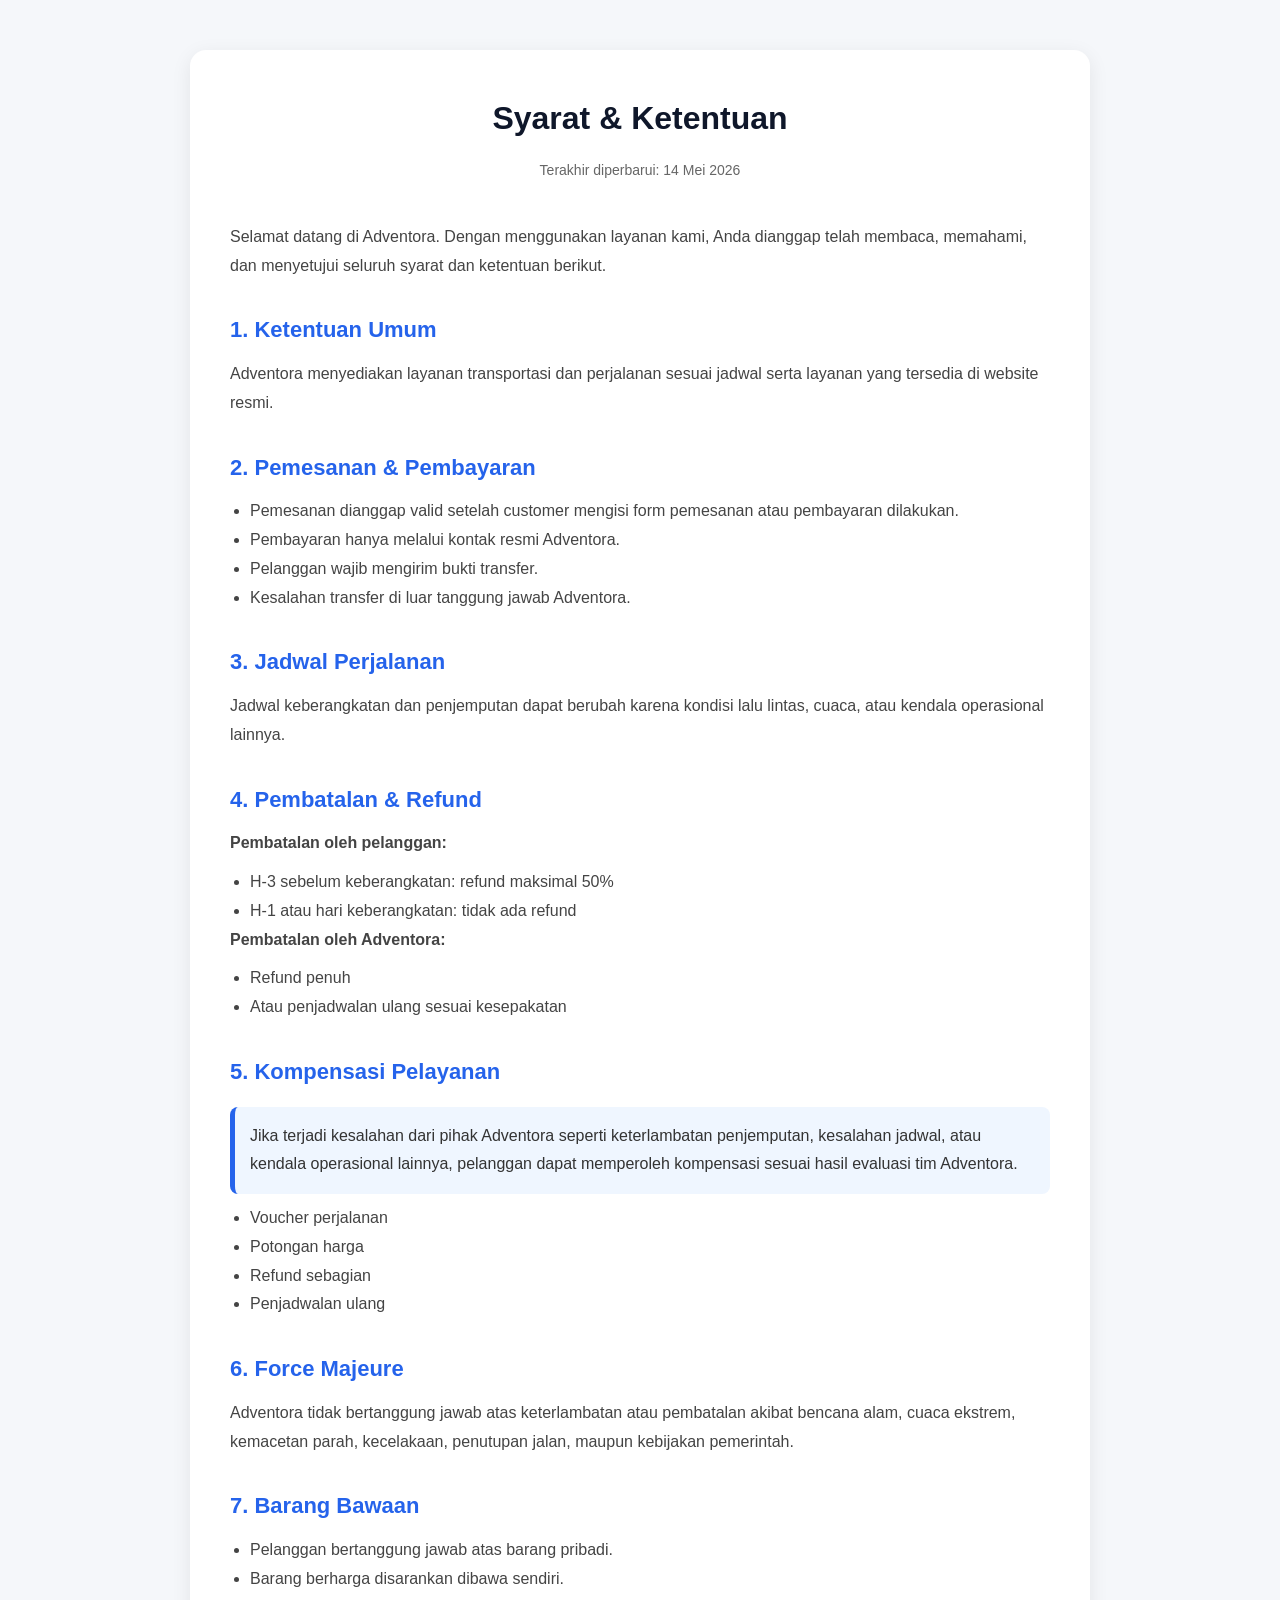
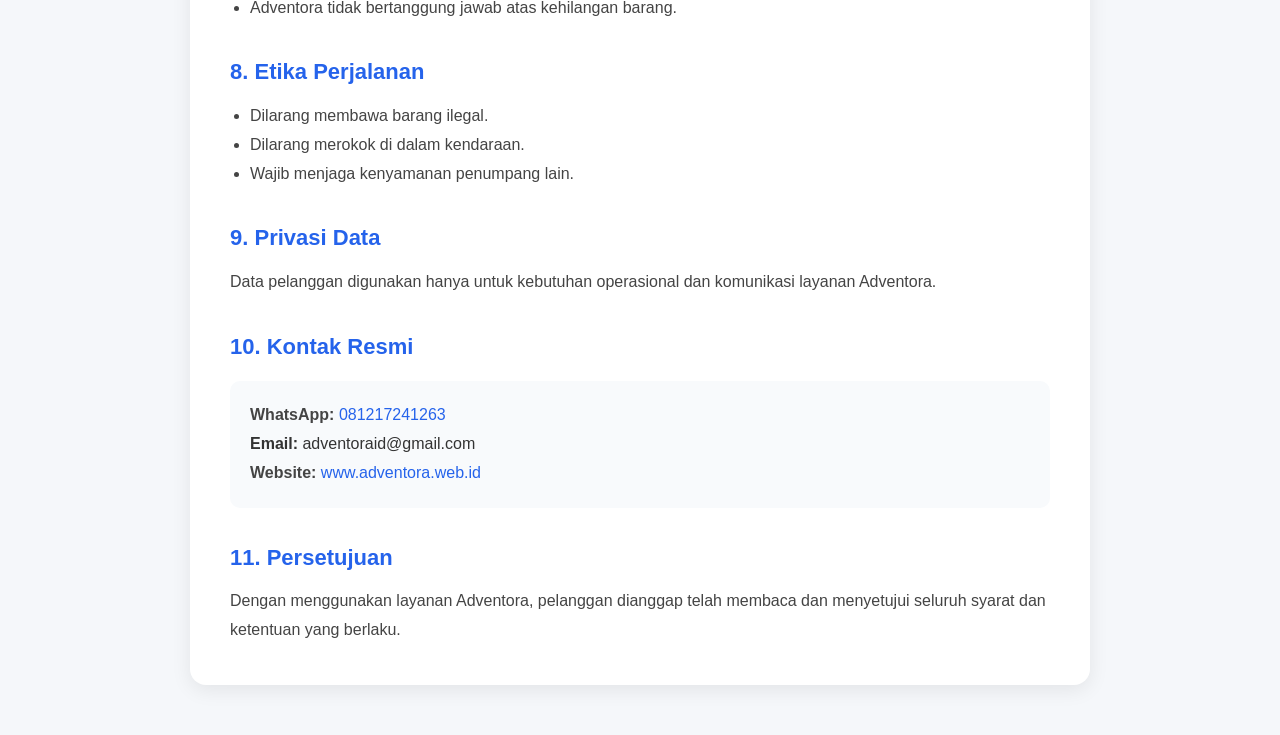
<file: s&k.html>
<!DOCTYPE html>
<html lang="id">
<head>
  <meta charset="UTF-8" />
  <meta name="viewport" content="width=device-width, initial-scale=1.0"/>
  <title>Syarat & Ketentuan | Adventora</title>

  <style>
    *{
      margin:0;
      padding:0;
      box-sizing:border-box;
      font-family:Arial, sans-serif;
    }

    body{
      background:#f5f7fa;
      color:#333;
      line-height:1.8;
    }

    .container{
      max-width:900px;
      margin:50px auto;
      background:#fff;
      padding:40px;
      border-radius:16px;
      box-shadow:0 5px 20px rgba(0,0,0,0.08);
    }

    h1{
      text-align:center;
      margin-bottom:10px;
      color:#0f172a;
    }

    .update{
      text-align:center;
      color:#666;
      margin-bottom:40px;
      font-size:14px;
    }

    h2{
      margin-top:30px;
      margin-bottom:10px;
      color:#2563eb;
      font-size:22px;
    }

    p, li{
      font-size:16px;
      color:#444;
    }

    ul{
      margin-left:20px;
      margin-top:10px;
    }

    .highlight{
      background:#eff6ff;
      padding:15px;
      border-left:5px solid #2563eb;
      border-radius:8px;
      margin-top:15px;
    }

    .contact{
      background:#f8fafc;
      padding:20px;
      border-radius:10px;
      margin-top:15px;
    }

    a{
      color:#2563eb;
      text-decoration:none;
    }

    a:hover{
      text-decoration:underline;
    }

    @media(max-width:768px){
      .container{
        margin:20px;
        padding:25px;
      }

      h1{
        font-size:28px;
      }

      h2{
        font-size:20px;
      }
    }
  </style>
</head>

<body>

  <div class="container">

    <h1>Syarat & Ketentuan</h1>
    <p class="update">Terakhir diperbarui: 14 Mei 2026</p>

    <p>
      Selamat datang di Adventora. Dengan menggunakan layanan kami,
      Anda dianggap telah membaca, memahami, dan menyetujui seluruh
      syarat dan ketentuan berikut.
    </p>

    <h2>1. Ketentuan Umum</h2>
    <p>
      Adventora menyediakan layanan transportasi dan perjalanan sesuai
      jadwal serta layanan yang tersedia di website resmi.
    </p>

    <h2>2. Pemesanan & Pembayaran</h2>
    <ul>
      <li>Pemesanan dianggap valid setelah customer mengisi form pemesanan atau pembayaran dilakukan.</li>
      <li>Pembayaran hanya melalui kontak resmi Adventora.</li>
      <li>Pelanggan wajib mengirim bukti transfer.</li>
      <li>Kesalahan transfer di luar tanggung jawab Adventora.</li>
    </ul>

    <h2>3. Jadwal Perjalanan</h2>
    <p>
      Jadwal keberangkatan dan penjemputan dapat berubah karena kondisi
      lalu lintas, cuaca, atau kendala operasional lainnya.
    </p>

    <h2>4. Pembatalan & Refund</h2>

    <p><strong>Pembatalan oleh pelanggan:</strong></p>
    <ul>
      <li>H-3 sebelum keberangkatan: refund maksimal 50%</li>
      <li>H-1 atau hari keberangkatan: tidak ada refund</li>
    </ul>

    <p><strong>Pembatalan oleh Adventora:</strong></p>
    <ul>
      <li>Refund penuh</li>
      <li>Atau penjadwalan ulang sesuai kesepakatan</li>
    </ul>

    <h2>5. Kompensasi Pelayanan</h2>

    <div class="highlight">
      Jika terjadi kesalahan dari pihak Adventora seperti keterlambatan
      penjemputan, kesalahan jadwal, atau kendala operasional lainnya,
      pelanggan dapat memperoleh kompensasi sesuai hasil evaluasi tim
      Adventora.
    </div>

    <ul>
      <li>Voucher perjalanan</li>
      <li>Potongan harga</li>
      <li>Refund sebagian</li>
      <li>Penjadwalan ulang</li>
    </ul>

    <h2>6. Force Majeure</h2>
    <p>
      Adventora tidak bertanggung jawab atas keterlambatan atau pembatalan
      akibat bencana alam, cuaca ekstrem, kemacetan parah, kecelakaan,
      penutupan jalan, maupun kebijakan pemerintah.
    </p>

    <h2>7. Barang Bawaan</h2>
    <ul>
      <li>Pelanggan bertanggung jawab atas barang pribadi.</li>
      <li>Barang berharga disarankan dibawa sendiri.</li>
      <li>Adventora tidak bertanggung jawab atas kehilangan barang.</li>
    </ul>

    <h2>8. Etika Perjalanan</h2>
    <ul>
      <li>Dilarang membawa barang ilegal.</li>
      <li>Dilarang merokok di dalam kendaraan.</li>
      <li>Wajib menjaga kenyamanan penumpang lain.</li>
    </ul>

    <h2>9. Privasi Data</h2>
    <p>
      Data pelanggan digunakan hanya untuk kebutuhan operasional dan
      komunikasi layanan Adventora.
    </p>

    <h2>10. Kontak Resmi</h2>

    <div class="contact">
      <p><strong>WhatsApp:</strong> <a href="https://wa.me/6281217241263" target="_blank"> 081217241263</> </a></p>
      <strong>Email:</strong> adventoraid@gmail.com</p>
      <p>
        <strong>Website:</strong>
        <a href="https://www.adventora.web.id" target="_blank">
          www.adventora.web.id
        </a>
      </p>
    </div>

    <h2>11. Persetujuan</h2>
    <p>
      Dengan menggunakan layanan Adventora, pelanggan dianggap telah
      membaca dan menyetujui seluruh syarat dan ketentuan yang berlaku.
    </p>

  </div>

</body>
</html>
</file>
